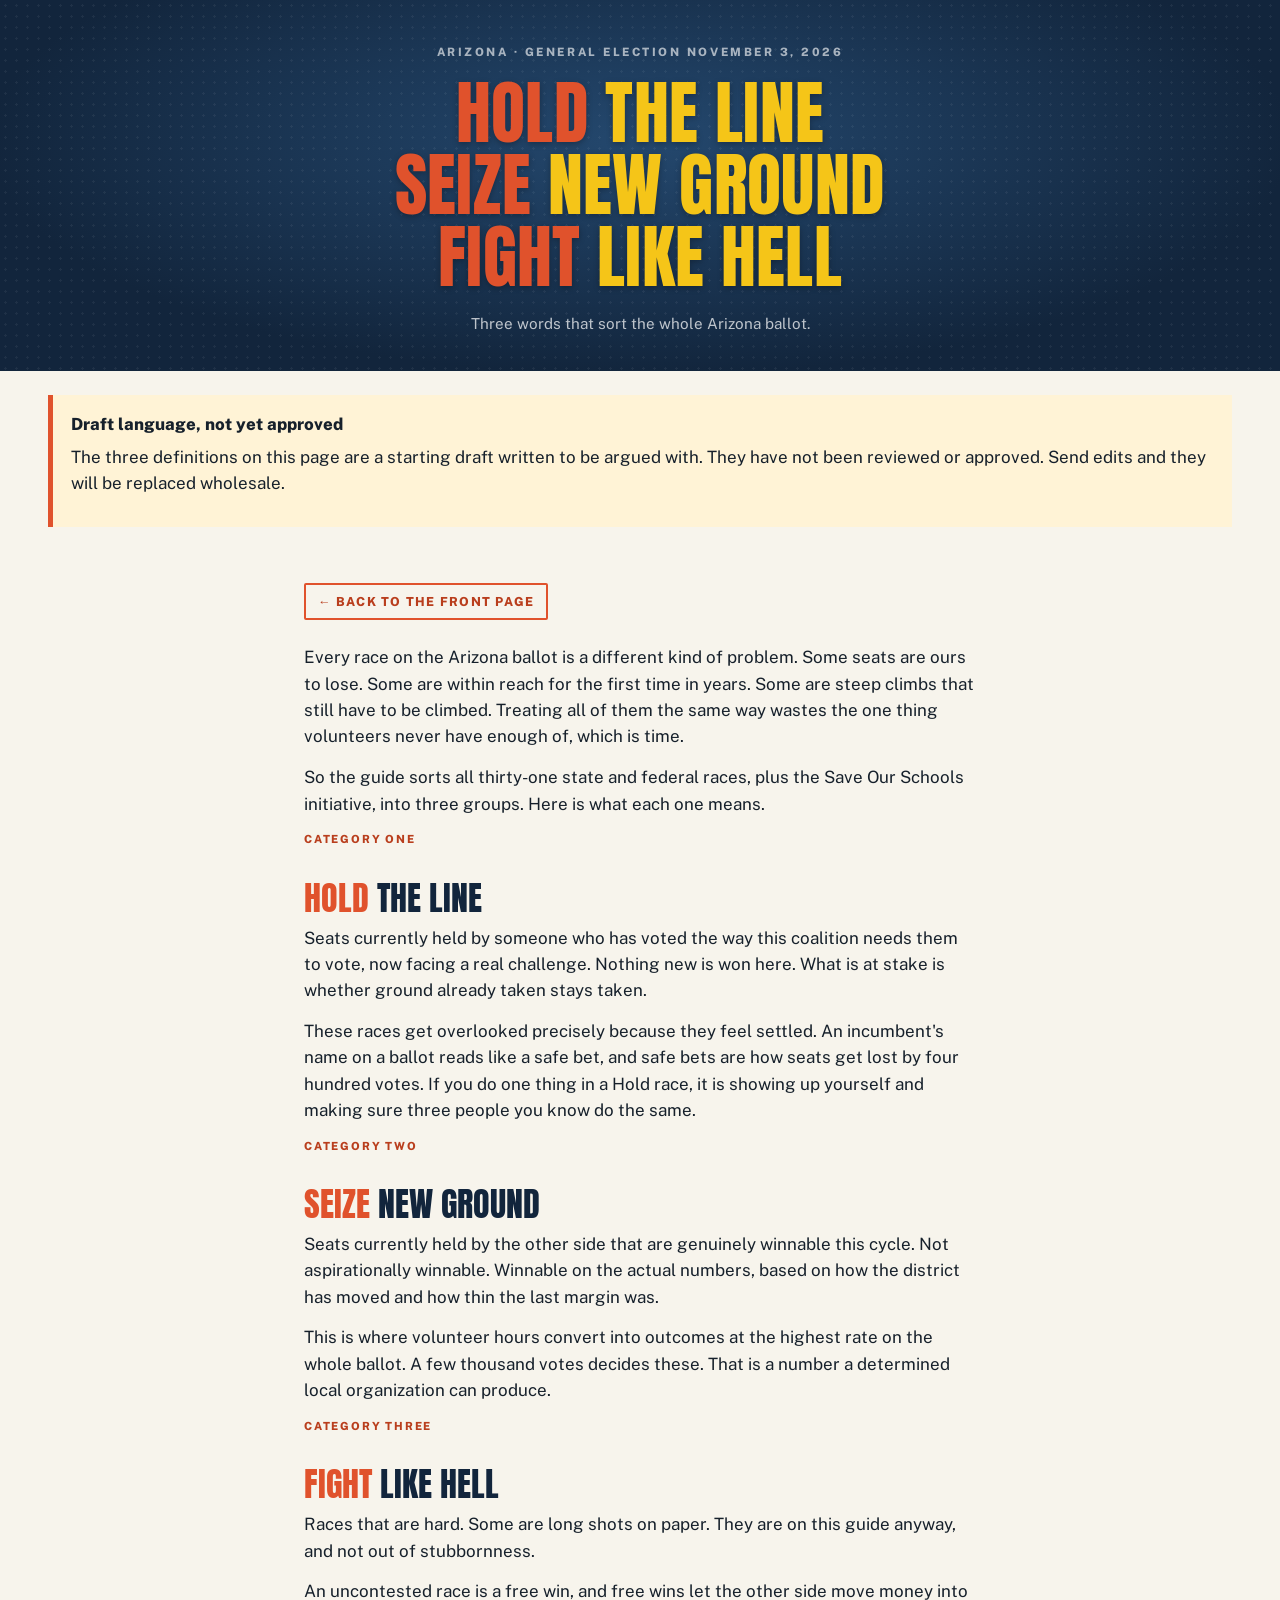
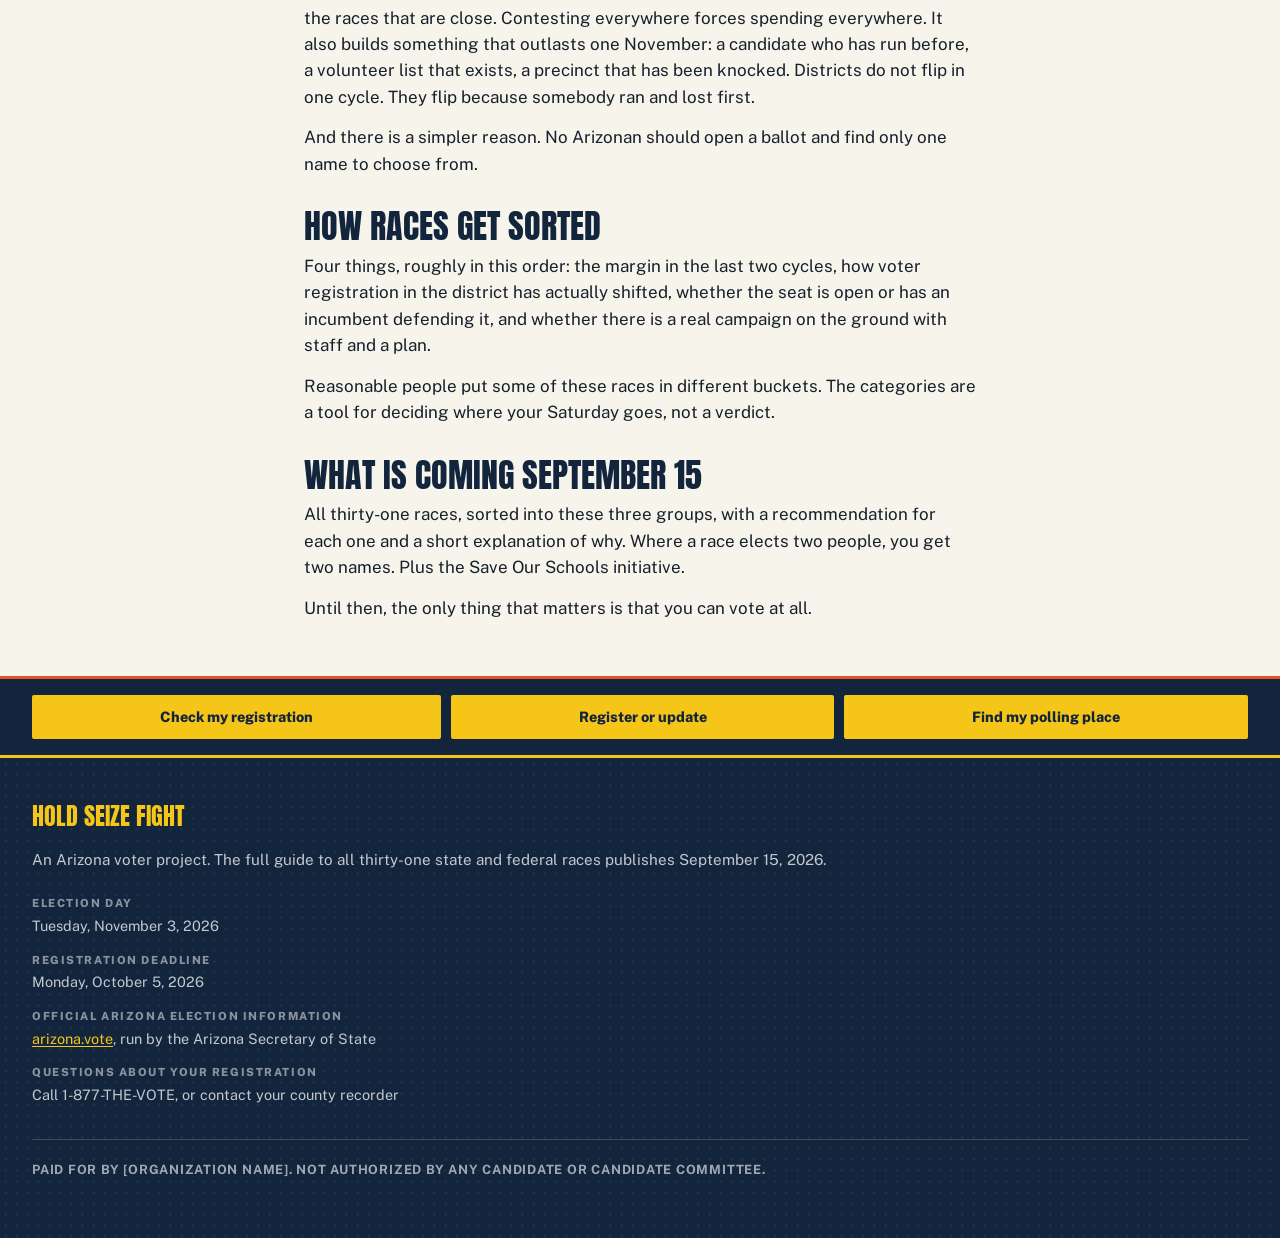
<file: categories.html>
<!DOCTYPE html>
<html lang="en">
<head>
<meta charset="utf-8">
<meta name="viewport" content="width=device-width, initial-scale=1">
<title>What Hold, Seize, and Fight Mean | Arizona 2026</title>
<meta name="description" content="How the Arizona ballot sorts into three categories: Hold the Line, Seize New Ground, and Fight Like Hell.">
<meta property="og:type" content="website">
<meta property="og:title" content="What Hold, Seize, and Fight Mean">
<meta property="og:description" content="Three words that sort the whole Arizona ballot.">

<link rel="preconnect" href="https://fonts.googleapis.com">
<link rel="preconnect" href="https://fonts.gstatic.com" crossorigin>
<link href="https://fonts.googleapis.com/css2?family=Anton&family=Public+Sans:wght@400;600;800&display=swap" rel="stylesheet">

<link rel="stylesheet" href="styles.css">
<link rel="stylesheet" href="teaser.css">
</head>
<body>

<a class="skip-link" href="#main">Skip to the main content</a>

<!-- ============================================================
     MASTHEAD
     ============================================================ -->
<header class="masthead">
  <div class="masthead-inner">
    <p class="eyebrow">Arizona &middot; General Election November 3, 2026</p>
    <h1 class="wordmark">
      <span><span class="lead">Hold</span> the Line</span>
      <span><span class="lead">Seize</span> New Ground</span>
      <span><span class="lead">Fight</span> Like Hell</span>
    </h1>
    <p class="masthead-sub">Three words that sort the whole Arizona ballot.</p>
  </div>
</header>

<main id="main">

  <!-- ============================================================
       DRAFT NOTICE

       DELETE THIS ENTIRE BLOCK once the partner has approved the
       category definitions below. It must not be live on the real
       domain.
       ============================================================ -->
  <div class="status">
    <div class="status-msg">
      <h2>Draft language, not yet approved</h2>
      <p>The three definitions on this page are a starting draft written to be argued with. They have not been reviewed or approved. Send edits and they will be replaced wholesale.</p>
    </div>
  </div>
  <!-- END DRAFT NOTICE -->

  <div class="prose">

    <a class="backlink" href="index.html">&larr; Back to the front page</a>

    <p>Every race on the Arizona ballot is a different kind of problem. Some seats are ours to lose. Some are within reach for the first time in years. Some are steep climbs that still have to be climbed. Treating all of them the same way wastes the one thing volunteers never have enough of, which is time.</p>

    <p>So the guide sorts all thirty-one state and federal races, plus the Save Our Schools initiative, into three groups. Here is what each one means.</p>

    <p class="kicker">Category one</p>
    <h2><span class="lead">Hold</span> the Line</h2>
    <p>Seats currently held by someone who has voted the way this coalition needs them to vote, now facing a real challenge. Nothing new is won here. What is at stake is whether ground already taken stays taken.</p>
    <p>These races get overlooked precisely because they feel settled. An incumbent's name on a ballot reads like a safe bet, and safe bets are how seats get lost by four hundred votes. If you do one thing in a Hold race, it is showing up yourself and making sure three people you know do the same.</p>

    <p class="kicker">Category two</p>
    <h2><span class="lead">Seize</span> New Ground</h2>
    <p>Seats currently held by the other side that are genuinely winnable this cycle. Not aspirationally winnable. Winnable on the actual numbers, based on how the district has moved and how thin the last margin was.</p>
    <p>This is where volunteer hours convert into outcomes at the highest rate on the whole ballot. A few thousand votes decides these. That is a number a determined local organization can produce.</p>

    <p class="kicker">Category three</p>
    <h2><span class="lead">Fight</span> Like Hell</h2>
    <p>Races that are hard. Some are long shots on paper. They are on this guide anyway, and not out of stubbornness.</p>
    <p>An uncontested race is a free win, and free wins let the other side move money into the races that are close. Contesting everywhere forces spending everywhere. It also builds something that outlasts one November: a candidate who has run before, a volunteer list that exists, a precinct that has been knocked. Districts do not flip in one cycle. They flip because somebody ran and lost first.</p>
    <p>And there is a simpler reason. No Arizonan should open a ballot and find only one name to choose from.</p>

    <h2>How races get sorted</h2>
    <p>Four things, roughly in this order: the margin in the last two cycles, how voter registration in the district has actually shifted, whether the seat is open or has an incumbent defending it, and whether there is a real campaign on the ground with staff and a plan.</p>
    <p>Reasonable people put some of these races in different buckets. The categories are a tool for deciding where your Saturday goes, not a verdict.</p>

    <h2>What is coming September 15</h2>
    <p>All thirty-one races, sorted into these three groups, with a recommendation for each one and a short explanation of why. Where a race elects two people, you get two names. Plus the Save Our Schools initiative.</p>
    <p>Until then, the only thing that matters is that you can vote at all.</p>

  </div>

  <!-- ============================================================
       VOTER TOOLS
       Repeated at the bottom. Someone who reads to the end of this
       page is the most likely person on the site to act.
       ============================================================ -->
  <section class="voter-tools" aria-label="Voter registration tools">
    <div class="tools-inner">
      <a class="toolbtn" href="https://my.arizona.vote/" target="_blank" rel="noopener">Check my registration</a>
      <a class="toolbtn" href="https://azsos.gov/elections/voters/registering-vote" target="_blank" rel="noopener">Register or update</a>
      <a class="toolbtn" href="https://arizona.vote/" target="_blank" rel="noopener">Find my polling place</a>
    </div>
  </section>

</main>

<!-- ============================================================
     FOOTER
     ============================================================ -->
<footer class="footer">
  <div class="footer-inner">
    <p class="footer-head">Hold Seize Fight</p>
    <p class="footer-text">An Arizona voter project. The full guide to all thirty-one state and federal races publishes September 15, 2026.</p>

    <dl class="footer-meta">
      <dt>Election day</dt>
      <dd>Tuesday, November 3, 2026</dd>

      <dt>Registration deadline</dt>
      <dd>Monday, October 5, 2026</dd>

      <dt>Official Arizona election information</dt>
      <dd><a href="https://arizona.vote/" target="_blank" rel="noopener">arizona.vote</a>, run by the Arizona Secretary of State</dd>

      <dt>Questions about your registration</dt>
      <dd>Call 1-877-THE-VOTE, or contact your county recorder</dd>
    </dl>

    <p class="disclaimer">
      Paid for by [ORGANIZATION NAME]. Not authorized by any candidate or candidate committee.
    </p>
  </div>
</footer>

</body>
</html>
</file>
<file: styles.css>
/* ============================================================
   HSF VOTER GUIDE - STYLESHEET
   Palette and lettering derived from the printed HSF card.
   Mobile-first. Breakpoints go up from here.
   ============================================================ */

:root {
  --navy-deep: #12253C;
  --navy:      #1B3A5C;
  --navy-lift: #24486E;
  --orange:    #E0522C;
  --orange-dk: #B93E1D;
  --gold:      #F5C518;
  --paper:     #F7F4EC;
  --card:      #FFFFFF;
  --ink:       #16202B;
  --ink-soft:  #4A5A6B;
  --rule:      #DDD6C7;

  --display: "Anton", "Arial Narrow", sans-serif;
  --body: "Public Sans", -apple-system, BlinkMacSystemFont, "Segoe UI", sans-serif;

  --wrap: 62rem;
  --pad: 1.25rem;

  /* halftone dot field, lifted from the card background */
  --halftone: radial-gradient(circle, rgba(255,255,255,0.055) 1.1px, transparent 1.2px);
  --halftone-size: 11px 11px;
}

/* ---------- reset ---------- */
*, *::before, *::after { box-sizing: border-box; }

html { -webkit-text-size-adjust: 100%; }

body {
  margin: 0;
  background: var(--paper);
  color: var(--ink);
  font-family: var(--body);
  font-size: 1.0625rem;
  line-height: 1.55;
}

h1, h2, h3 { margin: 0; }
p { margin: 0 0 0.85em; }
ul { margin: 0 0 0.85em; padding-left: 1.15rem; }
img { max-width: 100%; display: block; }

a {
  color: var(--orange-dk);
  text-underline-offset: 0.15em;
  text-decoration-thickness: 0.09em;
}
a:hover { color: var(--orange); }

:focus-visible {
  outline: 3px solid var(--orange);
  outline-offset: 2px;
}

.skip-link {
  position: absolute;
  left: -9999px;
  top: 0;
  background: var(--gold);
  color: var(--navy-deep);
  padding: 0.7rem 1rem;
  font-weight: 800;
  z-index: 100;
}
.skip-link:focus { left: 0; }

/* ---------- shared lettering treatment ---------- */
/* The card's signature: heavy condensed caps, orange lead word, gold remainder. */
.lead { color: var(--orange); }

/* ---------- masthead ---------- */
.masthead {
  background-color: var(--navy);
  background-image:
    var(--halftone),
    radial-gradient(ellipse at 50% 38%, var(--navy-lift) 0%, var(--navy-deep) 72%);
  background-size: var(--halftone-size), cover;
  color: var(--gold);
  padding: 2.75rem var(--pad) 2.25rem;
  text-align: center;
}

.masthead-inner {
  max-width: var(--wrap);
  margin: 0 auto;
}

.eyebrow {
  font-family: var(--body);
  font-weight: 800;
  font-size: 0.72rem;
  letter-spacing: 0.22em;
  text-transform: uppercase;
  color: rgba(255,255,255,0.62);
  margin: 0 0 1.1rem;
}

.wordmark {
  font-family: var(--display);
  font-weight: 400;
  text-transform: uppercase;
  color: var(--gold);
  line-height: 0.94;
  letter-spacing: 0.005em;
  display: flex;
  flex-direction: column;
  gap: 0.5rem;
  font-size: clamp(2.1rem, 10.5vw, 4.4rem);
  text-shadow: 0 2px 6px rgba(0,0,0,0.28);
}

.masthead-sub {
  margin: 1.4rem 0 0;
  color: rgba(255,255,255,0.72);
  font-size: 0.95rem;
}

/* ---------- voter tools ---------- */
.voter-tools {
  background: var(--navy-deep);
  border-top: 3px solid var(--orange);
  padding: 1rem var(--pad);
}

.tools-inner {
  max-width: var(--wrap);
  margin: 0 auto;
  display: flex;
  flex-wrap: wrap;
  gap: 0.6rem;
  justify-content: center;
}

.toolbtn {
  display: inline-block;
  background: var(--gold);
  color: var(--navy-deep);
  font-weight: 800;
  font-size: 0.9rem;
  padding: 0.7rem 1.1rem;
  border-radius: 2px;
  text-decoration: none;
  flex: 1 1 auto;
  text-align: center;
  min-width: 13rem;
}
.toolbtn:hover { background: #FFD84D; color: var(--navy-deep); }

/* ---------- filter bar ---------- */
.filterbar {
  position: sticky;
  top: 0;
  z-index: 40;
  background: var(--navy-deep);
  border-bottom: 1px solid rgba(255,255,255,0.14);
  padding: 0.85rem var(--pad);
  box-shadow: 0 3px 10px rgba(0,0,0,0.18);
}

.filterbar-inner {
  max-width: var(--wrap);
  margin: 0 auto;
  display: flex;
  flex-direction: column;
  gap: 0.75rem;
}

.filter-label {
  display: block;
  font-size: 0.68rem;
  font-weight: 800;
  letter-spacing: 0.18em;
  text-transform: uppercase;
  color: rgba(255,255,255,0.6);
  margin-bottom: 0.35rem;
}

.county-select {
  width: 100%;
  font-family: var(--body);
  font-size: 1rem;
  font-weight: 600;
  padding: 0.65rem 0.7rem;
  border: 2px solid var(--navy-lift);
  border-radius: 2px;
  background: #FFFFFF;
  color: var(--ink);
}

.chiprow {
  display: flex;
  flex-wrap: wrap;
  gap: 0.4rem;
}

.chip {
  font-family: var(--body);
  font-size: 0.85rem;
  font-weight: 700;
  padding: 0.45rem 0.8rem;
  border: 2px solid var(--navy-lift);
  border-radius: 2px;
  background: transparent;
  color: rgba(255,255,255,0.8);
  cursor: pointer;
}
.chip:hover { border-color: var(--gold); color: #FFFFFF; }
.chip[aria-pressed="true"] {
  background: var(--gold);
  border-color: var(--gold);
  color: var(--navy-deep);
}

/* ---------- status ---------- */
.status {
  max-width: var(--wrap);
  margin: 0 auto;
  padding: 0 var(--pad);
}

.status:empty { display: none; }

.status-msg {
  background: #FFF3D6;
  border-left: 5px solid var(--orange);
  padding: 1rem 1.1rem;
  margin: 1.5rem 0;
}

.status-msg h2 {
  font-family: var(--body);
  font-size: 1.05rem;
  font-weight: 800;
  margin: 0 0 0.4rem;
}

/* ---------- category bands ---------- */
/* Signature element: three navy halftone bands descending the page,
   each carrying the printed card's exact lettering. */
.category { margin: 0 0 0.5rem; }

.category-head {
  background-color: var(--navy);
  background-image:
    var(--halftone),
    radial-gradient(ellipse at 30% 50%, var(--navy-lift) 0%, var(--navy-deep) 78%);
  background-size: var(--halftone-size), cover;
  padding: 2rem var(--pad) 1.75rem;
  border-top: 3px solid var(--orange);
}

.category-title {
  font-family: var(--display);
  font-weight: 400;
  text-transform: uppercase;
  color: var(--gold);
  line-height: 0.95;
  font-size: clamp(1.9rem, 9vw, 3.2rem);
  max-width: var(--wrap);
  margin: 0 auto;
  text-shadow: 0 2px 5px rgba(0,0,0,0.25);
}

.category-blurb {
  max-width: var(--wrap);
  margin: 0.75rem auto 0;
  color: rgba(255,255,255,0.8);
  font-size: 1rem;
}

.category-count {
  max-width: var(--wrap);
  margin: 0.4rem auto 0;
  font-size: 0.72rem;
  font-weight: 800;
  letter-spacing: 0.16em;
  text-transform: uppercase;
  color: rgba(255,255,255,0.5);
}

/* ---------- cards ---------- */
.cardgrid {
  max-width: var(--wrap);
  margin: 0 auto;
  padding: 1.4rem var(--pad) 2rem;
  display: grid;
  grid-template-columns: 1fr;
  gap: 0.9rem;
}

.entry {
  background: var(--card);
  border: 1px solid var(--rule);
  border-top: 4px solid var(--orange);
  border-radius: 2px;
  padding: 0.95rem 1rem 1.05rem;
  font-size: 0.95rem;
  line-height: 1.48;
}

/* ---------- card header: portrait plus name ---------- */
.entry-head {
  display: flex;
  gap: 0.75rem;
  align-items: flex-start;
  margin-bottom: 0.6rem;
}

.entry-headtext {
  min-width: 0;
  padding-top: 0.1rem;
}

/* 4:5 portrait. Cover crop weighted toward the top so heads survive
   inconsistent source photos from campaign press kits. */
.entry-portrait {
  flex: 0 0 auto;
  width: 76px;
  aspect-ratio: 4 / 5;
  border-radius: 2px;
  border: 1px solid var(--rule);
  overflow: hidden;
  background: #EDE7D8;
}

.entry-portrait img {
  width: 100%;
  height: 100%;
  object-fit: cover;
  object-position: 50% 20%;
}

.proto-flag {
  display: block;
  background: var(--orange);
  color: #FFFFFF;
  padding: 0.4rem 0.9rem;
  margin: 0 auto 0.9rem;
  width: fit-content;
  max-width: 100%;
  border-radius: 2px;
  letter-spacing: 0.16em;
}

/* Placeholder when no photo exists yet. Person tiles paint their own
   illustrated portrait; organization tiles keep the navy halftone field. */
.entry-placeholder {
  width: 100%;
  height: 100%;
  display: block;
  background-color: var(--navy);
  background-image:
    var(--halftone),
    radial-gradient(ellipse at 40% 30%, var(--navy-lift) 0%, var(--navy-deep) 82%);
  background-size: var(--halftone-size), cover;
}

.entry-placeholder svg {
  width: 100%;
  height: 100%;
  display: block;
}

.entry-race {
  font-size: 0.7rem;
  font-weight: 800;
  letter-spacing: 0.14em;
  text-transform: uppercase;
  color: var(--ink-soft);
  margin: 0 0 0.35rem;
}

.entry-name {
  font-family: var(--display);
  font-weight: 400;
  text-transform: uppercase;
  color: var(--navy-deep);
  font-size: 1.25rem;
  line-height: 1.08;
  margin: 0 0 0.1rem;
  overflow-wrap: break-word;
}

.entry-tags {
  display: flex;
  flex-wrap: wrap;
  gap: 0.35rem;
  margin: 0.5rem 0 0;
}

.tag {
  font-size: 0.68rem;
  font-weight: 800;
  letter-spacing: 0.08em;
  text-transform: uppercase;
  background: #EDE7D8;
  color: var(--ink-soft);
  padding: 0.22rem 0.5rem;
  border-radius: 2px;
}

.tag-incumbent {
  background: var(--navy-deep);
  color: var(--gold);
}

.entry-headline {
  font-weight: 800;
  font-size: 0.95rem;
  color: var(--navy-deep);
  margin: 0 0 0.4rem;
}

.entry-summary { color: var(--ink); }

.entry-bullets { color: var(--ink); }
.entry-bullets li { margin-bottom: 0.2rem; }

.entry-links {
  display: flex;
  flex-wrap: wrap;
  gap: 0.4rem;
  margin-top: 0.8rem;
}

.linkbtn {
  font-size: 0.78rem;
  font-weight: 800;
  padding: 0.45rem 0.75rem;
  border: 2px solid var(--orange);
  border-radius: 2px;
  color: var(--orange-dk);
  text-decoration: none;
}
.linkbtn:hover { background: var(--orange); color: #FFFFFF; }

.linkbtn-primary {
  background: var(--orange);
  border-color: var(--orange);
  color: #FFFFFF;
}
.linkbtn-primary:hover { background: var(--orange-dk); border-color: var(--orange-dk); color: #FFFFFF; }

/* ---------- organizations read differently from candidates ---------- */
.category-orgs .entry { border-top-color: var(--gold); }

/* Logos are square and must not be cropped, unlike headshots. */
.category-orgs .entry-portrait {
  aspect-ratio: 1 / 1;
  background: #FFFFFF;
}
.category-orgs .entry-portrait img {
  object-fit: contain;
  object-position: center;
  padding: 0.4rem;
}

.org-urgent {
  border-top-color: var(--orange);
  box-shadow: 0 0 0 2px rgba(224,82,44,0.18);
}

.empty {
  max-width: var(--wrap);
  margin: 0 auto;
  padding: 0 var(--pad) 2.5rem;
  color: var(--ink-soft);
  font-style: italic;
}

/* ---------- footer ---------- */
.footer {
  background: var(--navy-deep);
  background-image: var(--halftone);
  background-size: var(--halftone-size);
  color: rgba(255,255,255,0.75);
  padding: 2.5rem var(--pad) 3rem;
  border-top: 3px solid var(--gold);
}

.footer-inner { max-width: var(--wrap); margin: 0 auto; }

.footer-head {
  font-family: var(--display);
  font-weight: 400;
  text-transform: uppercase;
  color: var(--gold);
  font-size: 1.5rem;
  margin: 0 0 0.75rem;
}

.footer-text { font-size: 0.95rem; }

.footer-meta {
  margin: 1.5rem 0 0;
  font-size: 0.9rem;
}
.footer-meta dt {
  font-weight: 800;
  font-size: 0.7rem;
  letter-spacing: 0.14em;
  text-transform: uppercase;
  color: rgba(255,255,255,0.5);
  margin-top: 0.9rem;
}
.footer-meta dd { margin: 0.15rem 0 0; }

.footer a { color: var(--gold); }
.footer a:hover { color: #FFD84D; }

.disclaimer {
  margin-top: 2rem;
  padding-top: 1.25rem;
  border-top: 1px solid rgba(255,255,255,0.18);
  font-size: 0.8rem;
  color: rgba(255,255,255,0.6);
  text-transform: uppercase;
  letter-spacing: 0.06em;
  font-weight: 700;
}

.noscript-note {
  background: var(--gold);
  color: var(--navy-deep);
  padding: 1.25rem var(--pad);
  font-weight: 700;
  text-align: center;
}

/* ============================================================
   BREAKPOINTS
   ============================================================ */

@media (min-width: 40rem) {
  :root { --pad: 2rem; }

  .filterbar-inner {
    flex-direction: row;
    align-items: flex-end;
    gap: 1.5rem;
  }
  .filter-group { flex: 0 0 auto; }
  .filter-group-levels { flex: 1 1 auto; }
  .county-select { min-width: 15rem; width: auto; }

  .cardgrid {
    grid-template-columns: repeat(2, 1fr);
    gap: 1rem;
  }

  .entry-portrait { width: 72px; }

}

@media (min-width: 78rem) {
  :root { --wrap: 78rem; }
  .cardgrid { grid-template-columns: repeat(3, 1fr); }
}

@media (min-width: 62rem) {
  .wordmark { gap: 0.35rem; }
  .category-head { padding: 2.5rem var(--pad) 2rem; }
  .entry-portrait { width: 80px; }

}

/* ============================================================
   ACCESSIBILITY AND PRINT
   ============================================================ */

@media (prefers-reduced-motion: reduce) {
  *, *::before, *::after {
    animation-duration: 0.01ms !important;
    transition-duration: 0.01ms !important;
    scroll-behavior: auto !important;
  }
}

@media print {
  .filterbar, .voter-tools, .skip-link { display: none; }
  body { background: #FFFFFF; font-size: 11pt; }
  .category-head { background: #FFFFFF !important; border-bottom: 3px solid #000; }
  .category-title, .footer-head { color: #000 !important; text-shadow: none; }
  .lead { color: #000 !important; }
  .category-blurb, .category-count { color: #333 !important; }
  .footer { background: #FFFFFF !important; color: #000; }
  .entry { break-inside: avoid; border: 1px solid #999; }
  .entry-placeholder { background: #F0F0F0 !important; }
}
</file>
<file: teaser.css>
/* ============================================================
   HSF TEASER - ADDITIONS
   Loads AFTER styles.css. Nothing here overrides the guide's
   tokens; it only adds the blocks the teaser needs and the
   guide does not have.

   Temporary site. Retired ~9/15/2026 when the voter guide
   takes over holdseizefight.org.
   ============================================================ */

/* ---------- promise band ----------
   Sits directly under the voter tools. States what is coming
   and when. Deliberately quiet: the tools above it are the
   thing we want people to touch. */
.promise {
  background: var(--card);
  border-bottom: 1px solid var(--rule);
  padding: 1.6rem var(--pad);
}

.promise-inner {
  max-width: var(--wrap);
  margin: 0 auto;
  text-align: center;
}

.promise-lede {
  font-family: var(--display);
  font-weight: 400;
  text-transform: uppercase;
  color: var(--navy-deep);
  font-size: clamp(1.35rem, 5.5vw, 2rem);
  line-height: 1.05;
  margin: 0 0 0.5rem;
}

.promise-text {
  color: var(--ink-soft);
  max-width: 44rem;
  margin: 0 auto;
  font-size: 0.98rem;
}

.promise-text:last-child { margin-bottom: 0; }

/* ---------- testimonial wall ----------
   Same navy halftone field as the category bands, so the wall
   reads as part of the guide rather than a bolted-on section. */
.wall {
  background-color: var(--navy);
  background-image:
    var(--halftone),
    radial-gradient(ellipse at 30% 40%, var(--navy-lift) 0%, var(--navy-deep) 80%);
  background-size: var(--halftone-size), cover;
  border-top: 3px solid var(--orange);
  padding: 2.25rem var(--pad) 2.5rem;
}

.wall-inner { max-width: var(--wrap); margin: 0 auto; }

.wall-title {
  font-family: var(--display);
  font-weight: 400;
  text-transform: uppercase;
  color: var(--gold);
  line-height: 0.95;
  font-size: clamp(1.75rem, 8vw, 2.9rem);
  text-shadow: 0 2px 5px rgba(0,0,0,0.25);
  margin: 0 0 0.7rem;
}

.wall-blurb {
  color: rgba(255,255,255,0.8);
  font-size: 1rem;
  max-width: 42rem;
  margin: 0 0 1.6rem;
}

/* Auto-fill, not fixed columns. The wall now sizes itself to
   whatever number of clips exist. Adding a tenth video, or a
   twentieth, needs no CSS change.

   --clip-min sets the smallest a tile may be before the grid
   drops a column. Raise it for fewer, larger tiles.

   TILE SIZE, 8/2026: lowered from 148 / 165 / 210 so the wall
   gains one column at every width. With eleven clips this takes
   the wall from six rows to four on a phone. To make tiles
   larger again, raise the three --clip-min values below; they
   are the only numbers that control tile size. */
.wall-grid {
  --clip-min: 104px;
  display: grid;
  grid-template-columns: repeat(auto-fill, minmax(var(--clip-min), 1fr));
  gap: 0.75rem;
}

/* One clip. Portrait 4:5 to match the candidate card headshot
   crop already in the system. */
.clip {
  background: var(--card);
  border: 1px solid var(--rule);
  border-top: 4px solid var(--gold);
  border-radius: 2px;
  overflow: hidden;
}

.clip video {
  width: 100%;
  aspect-ratio: 4 / 5;
  object-fit: cover;
  background: #EDE7D8;
  display: block;
}

.clip-caption {
  padding: 0.45rem 0.55rem 0.55rem;
}

.clip-name {
  font-family: var(--display);
  font-weight: 400;
  text-transform: uppercase;
  color: var(--navy-deep);
  font-size: 0.92rem;
  line-height: 1.06;
  margin: 0 0 0.12rem;
  overflow-wrap: break-word;
}

.clip-where {
  font-size: 0.6rem;
  font-weight: 800;
  letter-spacing: 0.12em;
  text-transform: uppercase;
  color: var(--ink-soft);
  margin: 0;
}

/* Shown while the wall has no clips in it yet. Also serves as
   the no-JavaScript fallback once the wall renders from script. */
.wall-empty {
  background: rgba(255,255,255,0.07);
  border: 2px dashed rgba(255,255,255,0.28);
  border-radius: 2px;
  padding: 2rem 1.25rem;
  text-align: center;
  color: rgba(255,255,255,0.78);
  font-size: 0.95rem;
}

.wall-empty p:last-child { margin-bottom: 0; }

/* ---------- explainer call-out ---------- */
.explainer-cta {
  background: var(--paper);
  padding: 2.25rem var(--pad) 2.5rem;
  border-top: 3px solid var(--gold);
}

.explainer-inner {
  max-width: var(--wrap);
  margin: 0 auto;
  text-align: center;
}

.explainer-title {
  font-family: var(--display);
  font-weight: 400;
  text-transform: uppercase;
  color: var(--navy-deep);
  font-size: clamp(1.6rem, 7vw, 2.4rem);
  line-height: 1;
  margin: 0 0 0.6rem;
}

.explainer-text {
  color: var(--ink-soft);
  max-width: 42rem;
  margin: 0 auto 1.3rem;
}

/* ============================================================
   EXPLAINER PAGE (categories.html)
   ============================================================ */

.prose {
  max-width: 46rem;
  margin: 0 auto;
  padding: 2rem var(--pad) 2.5rem;
}

.prose h2 {
  font-family: var(--display);
  font-weight: 400;
  text-transform: uppercase;
  color: var(--navy-deep);
  font-size: clamp(1.5rem, 6vw, 2.1rem);
  line-height: 1.02;
  margin: 2rem 0 0.6rem;
}

.prose h2:first-child { margin-top: 0; }

.prose .kicker {
  font-size: 0.7rem;
  font-weight: 800;
  letter-spacing: 0.16em;
  text-transform: uppercase;
  color: var(--orange-dk);
  margin: 0 0 0.3rem;
}

.backlink {
  display: inline-block;
  font-size: 0.78rem;
  font-weight: 800;
  letter-spacing: 0.1em;
  text-transform: uppercase;
  padding: 0.45rem 0.75rem;
  border: 2px solid var(--orange);
  border-radius: 2px;
  color: var(--orange-dk);
  text-decoration: none;
  margin-bottom: 1.5rem;
}

.backlink:hover { background: var(--orange); color: #FFFFFF; }

/* ============================================================
   BREAKPOINTS
   ============================================================ */

@media (min-width: 40rem) {
  .wall-grid { --clip-min: 132px; gap: 0.9rem; }
}

@media (min-width: 62rem) {
  .wall { padding: 2.75rem var(--pad) 3rem; }
}

@media (min-width: 78rem) {
  .wall-grid { --clip-min: 170px; }
}

/* ============================================================
   PRINT
   ============================================================ */

@media print {
  .wall { background: #FFFFFF !important; border-bottom: 3px solid #000; }
  .wall-title { color: #000 !important; text-shadow: none; }
  .wall-blurb { color: #333 !important; }
  .wall-grid, .explainer-cta { display: none; }
}
/* ============================================================
   YOUTUBE FACADE AND LIGHTBOX
   Added 8/2026 when the wall moved from self-hosted mp4 to
   the HSF YouTube channel.

   No request reaches Google until a voter clicks a tile.
   The tile is a plain image and button; the player iframe is
   created on demand and destroyed on close.
   ============================================================ */

.clip-btn {
  display: block;
  width: 100%;
  padding: 0;
  border: 0;
  background: #EDE7D8;
  cursor: pointer;
  position: relative;
  aspect-ratio: 4 / 5;
  overflow: hidden;
}

.clip-thumb {
  width: 100%;
  height: 100%;
  object-fit: cover;
  display: block;
}

/* Play badge. Drawn in CSS so there is no icon file to lose. */
.clip-btn::after {
  content: "";
  position: absolute;
  left: 50%;
  top: 50%;
  transform: translate(-50%, -50%);
  width: 0;
  height: 0;
  border-style: solid;
  border-width: 11px 0 11px 18px;
  border-color: transparent transparent transparent #FFFFFF;
  filter: drop-shadow(0 1px 3px rgba(0,0,0,0.6));
}

.clip-btn::before {
  content: "";
  position: absolute;
  left: 50%;
  top: 50%;
  transform: translate(-50%, -50%);
  width: 46px;
  height: 46px;
  border-radius: 50%;
  background: rgba(18,37,60,0.62);
  border: 2px solid rgba(255,255,255,0.85);
}

.clip-btn:hover::before { background: var(--orange); }

/* ---------- lightbox ---------- */
.lightbox[hidden] { display: none; }

.lightbox {
  position: fixed;
  inset: 0;
  z-index: 200;
  background: rgba(8,16,26,0.92);
  display: flex;
  align-items: center;
  justify-content: center;
  padding: 1rem;
}

.lightbox-frame {
  position: relative;
  width: min(92vw, calc((100vh - 6rem) * 9 / 16));
  aspect-ratio: 9 / 16;
  max-height: calc(100vh - 6rem);
  background: #000000;
  border: 3px solid var(--gold);
  border-radius: 2px;
  overflow: hidden;
}

/* The slot div has no size of its own, so it must be told to
   fill the frame. Without this the iframe falls back to its
   default 300x150 and sits in the corner. */
#lightbox-slot {
  position: absolute;
  inset: 0;
}

.lightbox-frame iframe {
  width: 100%;
  height: 100%;
  border: 0;
  display: block;
}

.lightbox-close {
  position: absolute;
  top: 0.6rem;
  right: 0.6rem;
  z-index: 2;
  font-family: var(--body);
  font-weight: 800;
  font-size: 0.78rem;
  letter-spacing: 0.12em;
  text-transform: uppercase;
  padding: 0.5rem 0.8rem;
  border: 2px solid var(--gold);
  border-radius: 2px;
  background: var(--navy-deep);
  color: var(--gold);
  cursor: pointer;
}

.lightbox-close:hover { background: var(--orange); border-color: var(--orange); color: #FFFFFF; }

@media print {
  .lightbox { display: none !important; }
}
</file>
